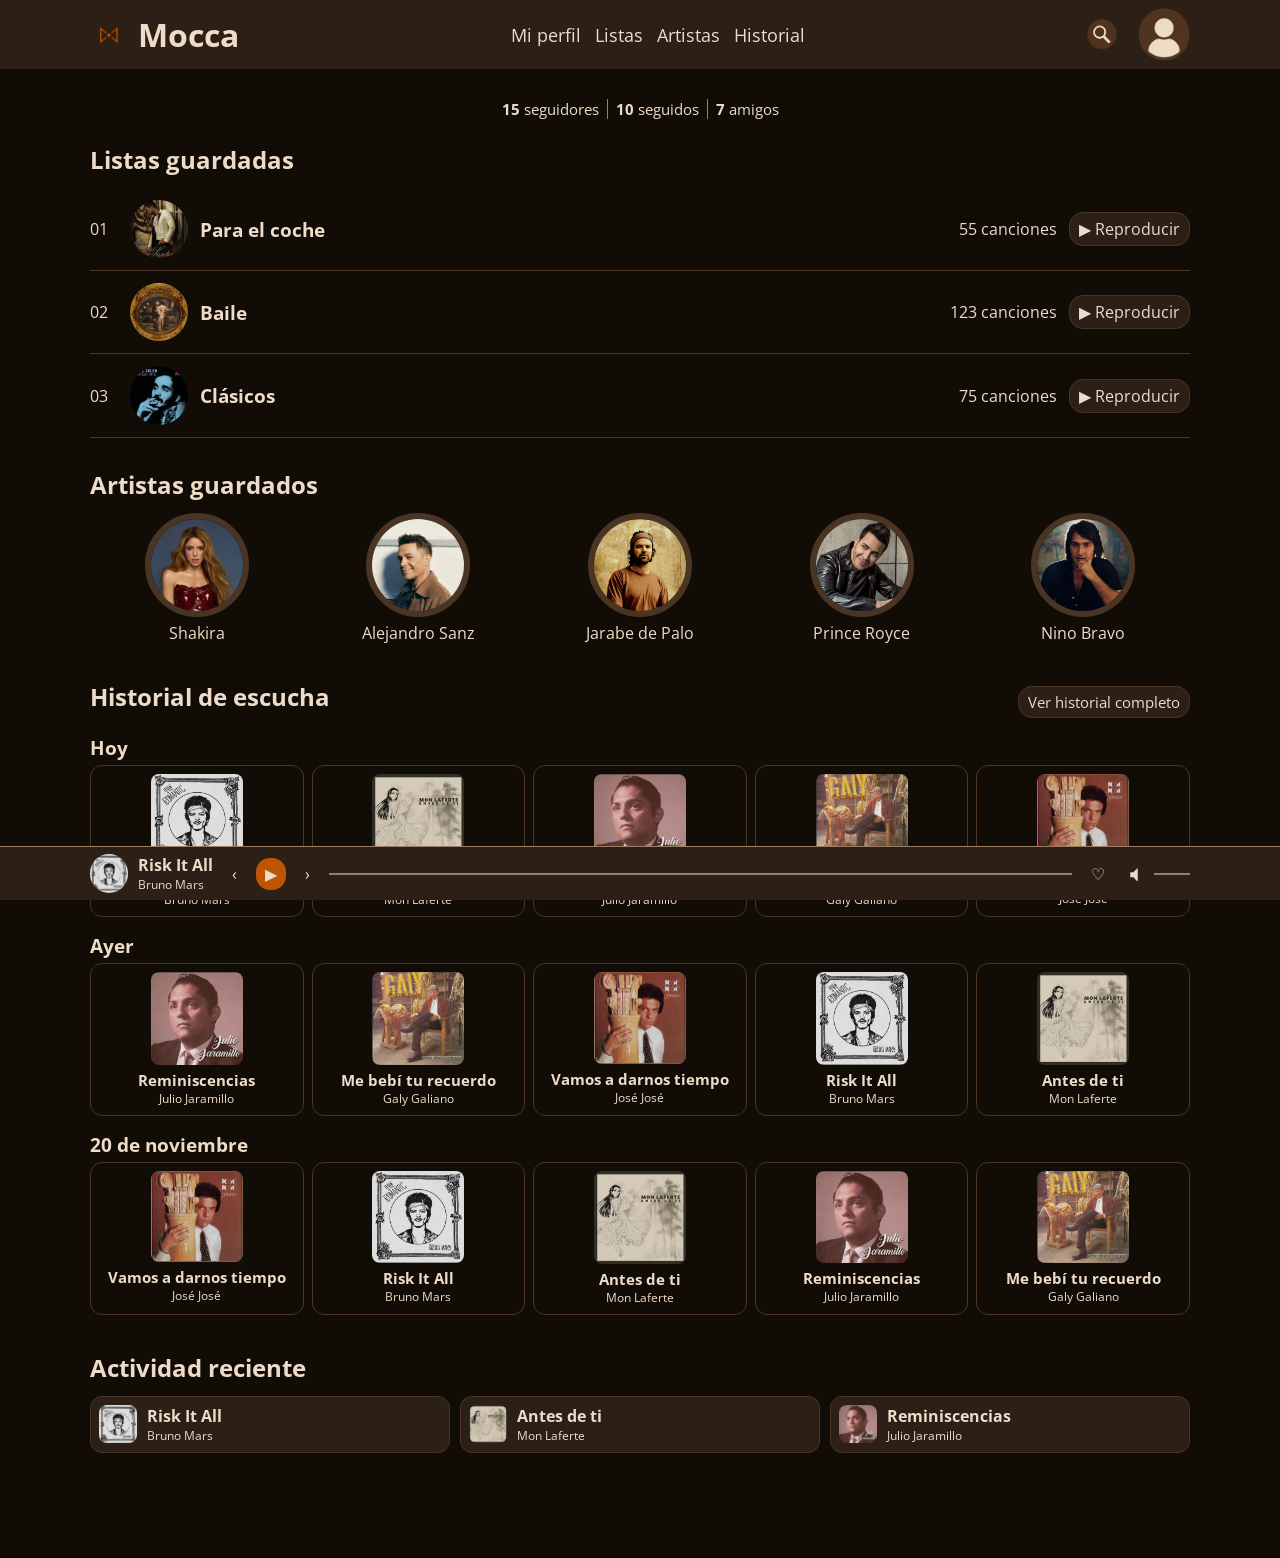
<file: index.html>
<!doctype html>
<html lang="es">
<head>
    <meta charset="UTF-8">
    <meta name="viewport" content="width=device-width, initial-scale=1.0">
    <link rel="stylesheet" href="https://fonts.googleapis.com/css2?family=Noto+Serif:wght@600&amp;family=Open+Sans:wght@400;600;700&amp;display=swap">
    <link rel="stylesheet" href="css/index-principal.css">
    <link rel="icon" type="image/png" href="img/logo.png">
    <title>Mocca</title>
</head>
<body>
    <header>
        <div class="contenedor cabecera">
            <a class="marca" href="index.html">
                <img src="img/logo.png" alt="logo" id="logo">
                <h1>Mocca</h1>
            </a>
            <nav>
                <a href="perfil.html">Mi perfil</a>
                <a href="#listas">Listas</a>
                <a href="#artistas">Artistas</a>
                <a href="#historial">Historial</a>
            </nav>
            <div class="controles-cabecera">
                <img class="buscador" src="img/lupa.png" alt="lupa">
                <a class="acceso-perfil" href="perfil.html">
                    <img src="img/perfil.png" alt="perfil">
                </a>
            </div>
        </div>
    </header>

    <main class="contenedor">
        <div class="estadisticas">
            <span><strong>15</strong> seguidores</span>
            <span><strong>10</strong> seguidos</span>
            <span><strong>7</strong> amigos</span>
        </div>

        <section id="listas">
            <h2>Listas guardadas</h2>
            <div class="listas">
                <article class="lista">
                    <span class="numero-de-lista">01</span>
                    <img src="img/indice/formula-vol-2.png" alt="Lista para el coche">
                    <h3>Para el coche</h3>
                    <span>55 canciones</span>
                    <p class="reproducir">▶ Reproducir</p>
                </article>
                <article class="lista">
                    <span class="numero-de-lista">02</span>
                    <img src="img/indice/cosa-nuestra.png" alt="Lista baile">
                    <h3>Baile</h3>
                    <span>123 canciones</span>
                    <p class="reproducir">▶ Reproducir</p>
                </article>
                <article class="lista">
                    <span class="numero-de-lista">03</span>
                    <img src="img/indice/sin-poderte-hablar.png" alt="Lista clásicos">
                    <h3>Clásicos</h3>
                    <span>75 canciones</span>
                    <p class="reproducir">▶ Reproducir</p>
                </article>
            </div>
        </section>

        <section id="artistas">
            <h2>Artistas guardados</h2>
            <div class="artistas carrusel">
                <figure>
                    <img src="img/indice/shakira.png" alt="shakira">
                    <figcaption>Shakira</figcaption>
                </figure>
                <figure>
                    <img src="img/indice/alejandro-sanz.png" alt="alejandro sanz">
                    <figcaption>Alejandro Sanz</figcaption>
                </figure>
                <figure>
                    <img src="img/indice/jarabe-de-palo.png" alt="jarabe de palo">
                    <figcaption>Jarabe de Palo</figcaption>
                </figure>
                <figure>
                    <img src="img/indice/prince-royce.png" alt="prince royce">
                    <figcaption>Prince Royce</figcaption>
                </figure>
                <figure>
                    <img src="img/indice/nino-bravo.png" alt="nino bravo">
                    <figcaption>Nino Bravo</figcaption>
                </figure>
            </div>
        </section>

        <section id="historial">
            <div class="cabecera-historial">
                <h2>Historial de escucha</h2>
                <a href="#historial">Ver historial completo</a>
            </div>
            <h3 class="dia-historial">Hoy</h3>
            <div class="carrusel canciones-del-dia">
                <article class="cancion">
                    <img src="img/indice/risk-it-all.png" alt="risk it all">
                    <h3>Risk It All</h3>
                    <p>Bruno Mars</p>
                </article>
                <article class="cancion">
                    <img src="img/indice/antes-de-ti.png" alt="antes de ti">
                    <h3>Antes de ti</h3>
                    <p>Mon Laferte</p>
                </article>
                <article class="cancion">
                    <img src="img/indice/reminiscencias.png" alt="reminiscencias">
                    <h3>Reminiscencias</h3>
                    <p>Julio Jaramillo</p>
                </article>
                <article class="cancion">
                    <img src="img/indice/me-bebi-tu-recuerdo.png" alt="me bebi tu recuerdo">
                    <h3>Me bebí tu recuerdo</h3>
                    <p>Galy Galiano</p>
                </article>
                <article class="cancion">
                    <img src="img/indice/vamos-a-darnos-un-tiempo.png" alt="vamos a darnos un tiempo">
                    <h3>Vamos a darnos tiempo</h3>
                    <p>José José</p>
                </article>
            </div>
            <h3 class="dia-historial">Ayer</h3>
            <div class="carrusel canciones-del-dia">
                <article class="cancion">
                    <img src="img/indice/reminiscencias.png" alt="reminiscencias">
                    <h3>Reminiscencias</h3>
                    <p>Julio Jaramillo</p>
                </article>
                <article class="cancion">
                    <img src="img/indice/me-bebi-tu-recuerdo.png" alt="me bebi tu recuerdo">
                    <h3>Me bebí tu recuerdo</h3>
                    <p>Galy Galiano</p>
                </article>
                <article class="cancion">
                    <img src="img/indice/vamos-a-darnos-un-tiempo.png" alt="vamos a darnos un tiempo">
                    <h3>Vamos a darnos tiempo</h3>
                    <p>José José</p>
                </article>
                <article class="cancion">
                    <img src="img/indice/risk-it-all.png" alt="risk it all">
                    <h3>Risk It All</h3>
                    <p>Bruno Mars</p>
                </article>
                <article class="cancion">
                    <img src="img/indice/antes-de-ti.png" alt="antes de ti">
                    <h3>Antes de ti</h3>
                    <p>Mon Laferte</p>
                </article>
            </div>
            <h3 class="dia-historial">20 de noviembre</h3>
            <div class="carrusel canciones-del-dia">
                <article class="cancion">
                    <img src="img/indice/vamos-a-darnos-un-tiempo.png" alt="vamos a darnos un tiempo">
                    <h3>Vamos a darnos tiempo</h3>
                    <p>José José</p>
                </article>
                <article class="cancion">
                    <img src="img/indice/risk-it-all.png" alt="risk it all">
                    <h3>Risk It All</h3>
                    <p>Bruno Mars</p>
                </article>
                <article class="cancion">
                    <img src="img/indice/antes-de-ti.png" alt="antes de ti">
                    <h3>Antes de ti</h3>
                    <p>Mon Laferte</p>
                </article>
                <article class="cancion">
                    <img src="img/indice/reminiscencias.png" alt="reminiscencias">
                    <h3>Reminiscencias</h3>
                    <p>Julio Jaramillo</p>
                </article>
                <article class="cancion">
                    <img src="img/indice/me-bebi-tu-recuerdo.png" alt="me bebi tu recuerdo">
                    <h3>Me bebí tu recuerdo</h3>
                    <p>Galy Galiano</p>
                </article>
            </div>
        </section>
        <section>
            <h2>Actividad reciente</h2>
            <ul class="lista-actividad">
                <li>
                    <img src="img/indice/risk-it-all.png" alt="risk it all">
                    <div><strong>Risk It All</strong><span>Bruno Mars</span></div>
                </li>
                <li>
                    <img src="img/indice/antes-de-ti.png" alt="antes de ti">
                    <div><strong>Antes de ti</strong><span>Mon Laferte</span></div>
                </li>
                <li>
                    <img src="img/indice/reminiscencias.png" alt="reminiscencias">
                    <div><strong>Reminiscencias</strong><span>Julio Jaramillo</span></div>
                </li>
            </ul>
        </section>

    </main>
    <footer class="reproductor">
        <div class="contenedor reproduciendo">
            <div class="cancion-reproductor">
                <img src="img/indice/risk-it-all.png" alt="risk it all">
                <div>
                    <strong>Risk It All</strong>
                    <span>Bruno Mars</span>
                </div>
            </div>
            <div class="controles-reproduciendo">
                <p>‹</p>
                <p class="boton-reproducir">▶</p>
                <p>›</p>
            </div>
            <div class="progreso-cancion"></div>
            <p class="boton-favorito">♡</p>
            <div class="control-volumen">
                <p class="icono-volumen">🔈︎</p>
                <span class="volumen"></span>
            </div>
        </div>
    </footer>
</body>
</html>
</file>
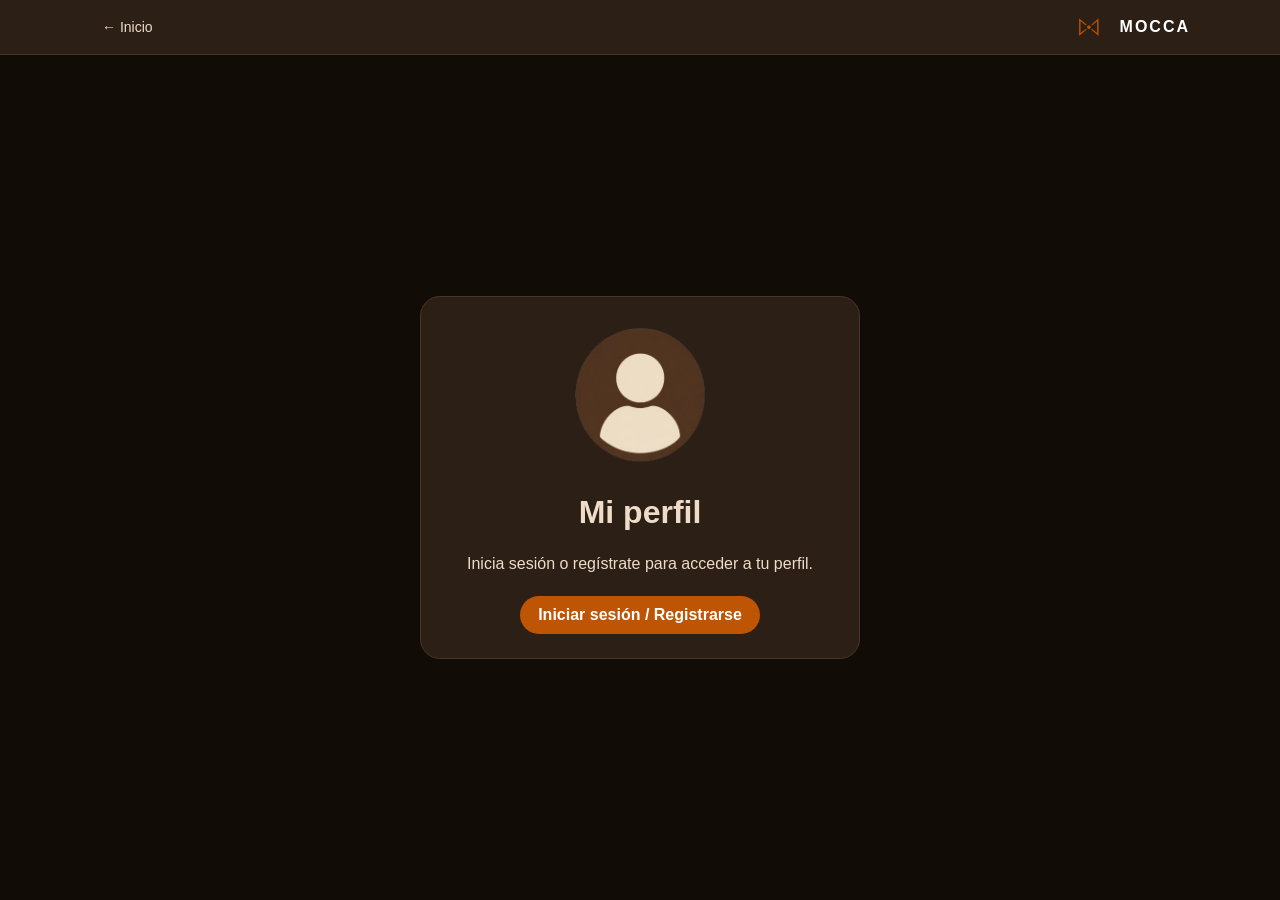
<file: perfil.html>
<!doctype html>
<html lang="es">
<head>
    <meta charset="UTF-8">
    <meta name="viewport" content="width=device-width, initial-scale=1.0">
    <link rel="stylesheet" href="css/perfil-principal.css">
    <link rel="icon" type="image/png" href="img/logo.png">
    <title>Mocca</title>
</head>
<body>
    <header>
        <div class="cabecera">
            <a class="volver" href="index.html">← <span>Inicio</span></a>
            <a class="marca" href="index.html">
                <img src="img/logo.png" alt="Logo Mocca">
                <strong>Mocca</strong>
            </a>
        </div>
    </header>

    <main>
        <img class="foto-perfil" src="img/perfil.png" alt="Foto de perfil">
        <h1>Mi perfil</h1>
        <p>Inicia sesión o regístrate para acceder a tu perfil.</p>
        <a class="boton" href="sesion.html">Iniciar sesión / Registrarse</a>
    </main>
</body>
</html>
</file>
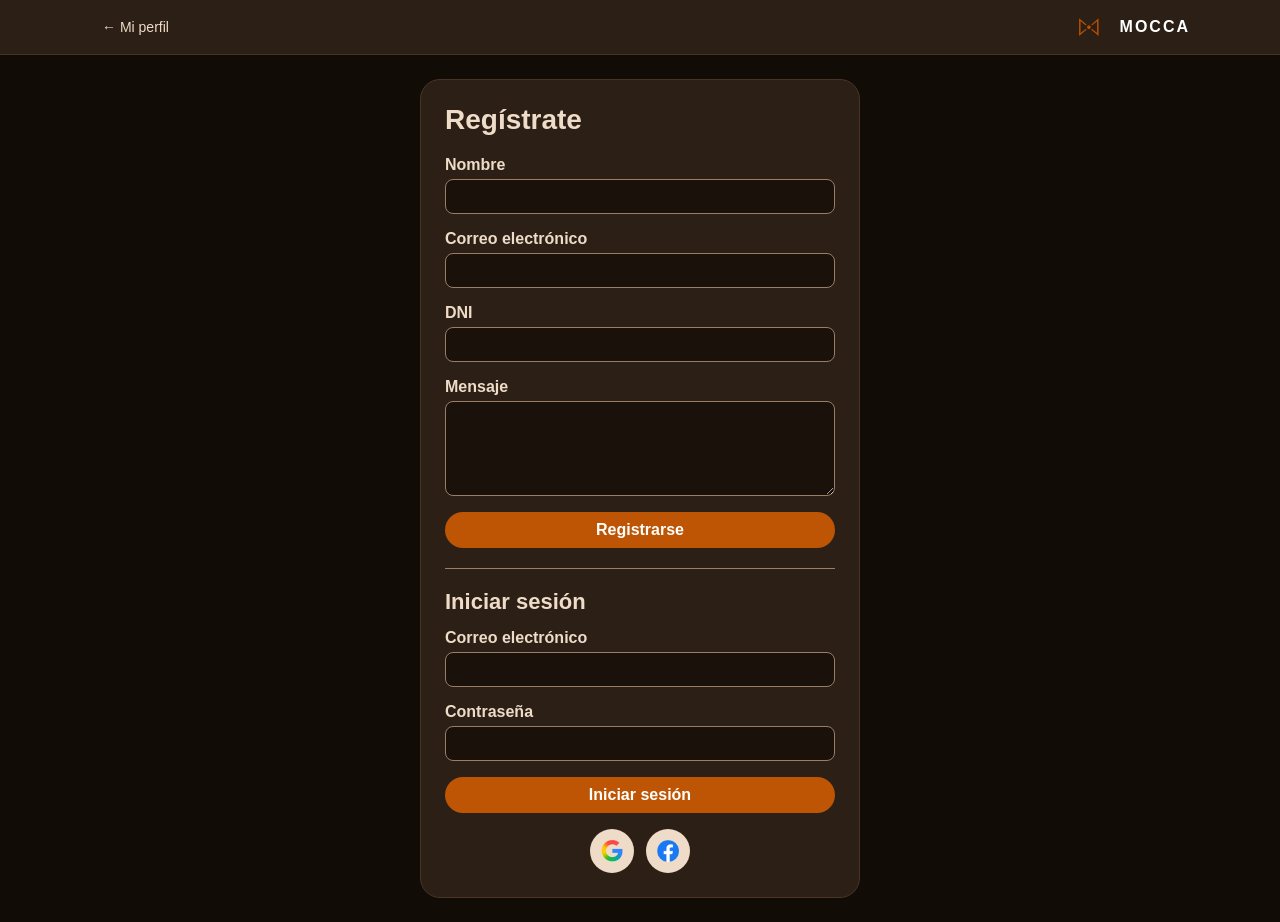
<file: sesion.html>
<!doctype html>
<html lang="es">

<head>
  <meta charset="UTF-8">
  <meta name="viewport" content="width=device-width, initial-scale=1.0">
  <link rel="stylesheet" href="css/sesion-principal.css">
  <link rel="icon" type="image/png" href="img/logo.png">
  <title>Mocca</title>
</head>

<body>
  <header>
      <div class="cabecera">
          <a class="volver" href="perfil.html">← <span>Mi perfil</span></a>
          <a class="marca" href="index.html">
              <img src="img/logo.png" alt="Logo Mocca">
              <strong>Mocca</strong>
          </a>
      </div>
  </header>
  <main>
    <h1>Regístrate</h1>
    <form action="sesion.html" method="post">
      <label for="nombre">Nombre</label>
      <input type="text" id="nombre" name="nombre" required>
      <br><br>

      <label for="email">Correo electrónico</label>
      <input type="email" id="email" name="email" required>
      <br><br>

      <label for="dni">DNI</label>
      <input type="text" id="dni" name="dni" maxlength="9" pattern="[0-9]{8}[A-Za-z]"
        title="Escribe ocho cifras seguidas de una letra, sin espacios." required>
      <br><br>

      <label for="mensaje">Mensaje</label>
      <br>
      <textarea id="mensaje" name="mensaje"></textarea>
      <br><br>

      <button type="submit" name="registro" id="registro">Registrarse</button>
    </form>

    <hr>

    <section class="iniciar-sesion">
      <h2>Iniciar sesión</h2>
      <form action="sesion.html" method="post">
        <label for="email">Correo electrónico</label>
        <input type="email" id="email" name="email" required>

        <label for="contrasena">Contraseña</label>
        <input type="password" id="contrasena" name="contrasena" required>

        <button type="submit" id="inicio-sesion" name="inicio-sesion">Iniciar sesión</button>
      </form>
    </section>

    <div class="otras-opciones">
      <div id="google" class="boton">
        <img src="img/google.png" alt="Google">
      </div>
      <div id="facebook" class="boton">
        <img src="img/facebook.png" alt="Facebook">
      </div>
    </div>
  </main>
</body>

</html>
</file>
<file: css/index-principal.css>
@import url("index.css") screen;
@import url("print.css") print;
</file>
<file: css/perfil-principal.css>
@import url("perfil.css") screen;
@import url("print.css") print;
</file>
<file: css/sesion-principal.css>
@import url("sesion-screen.css") screen;
@import url("print.css") print;
</file>
